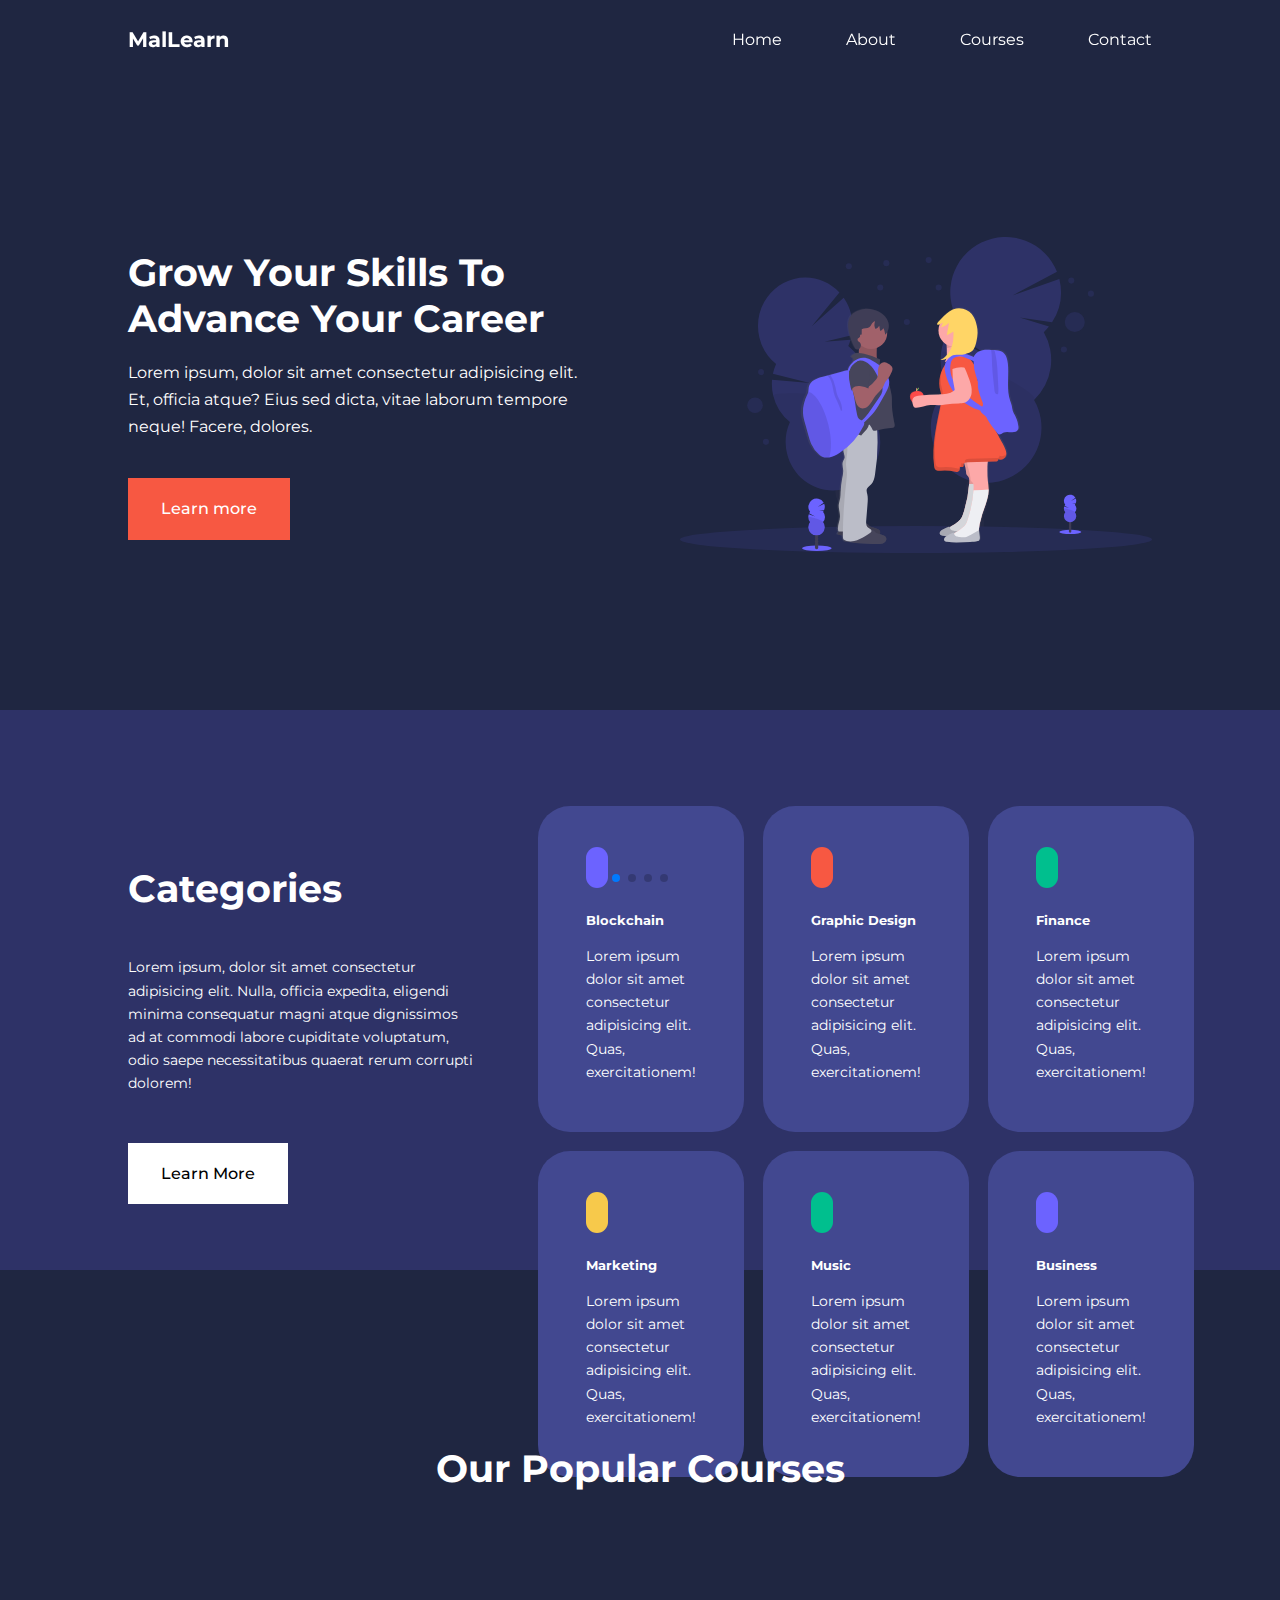
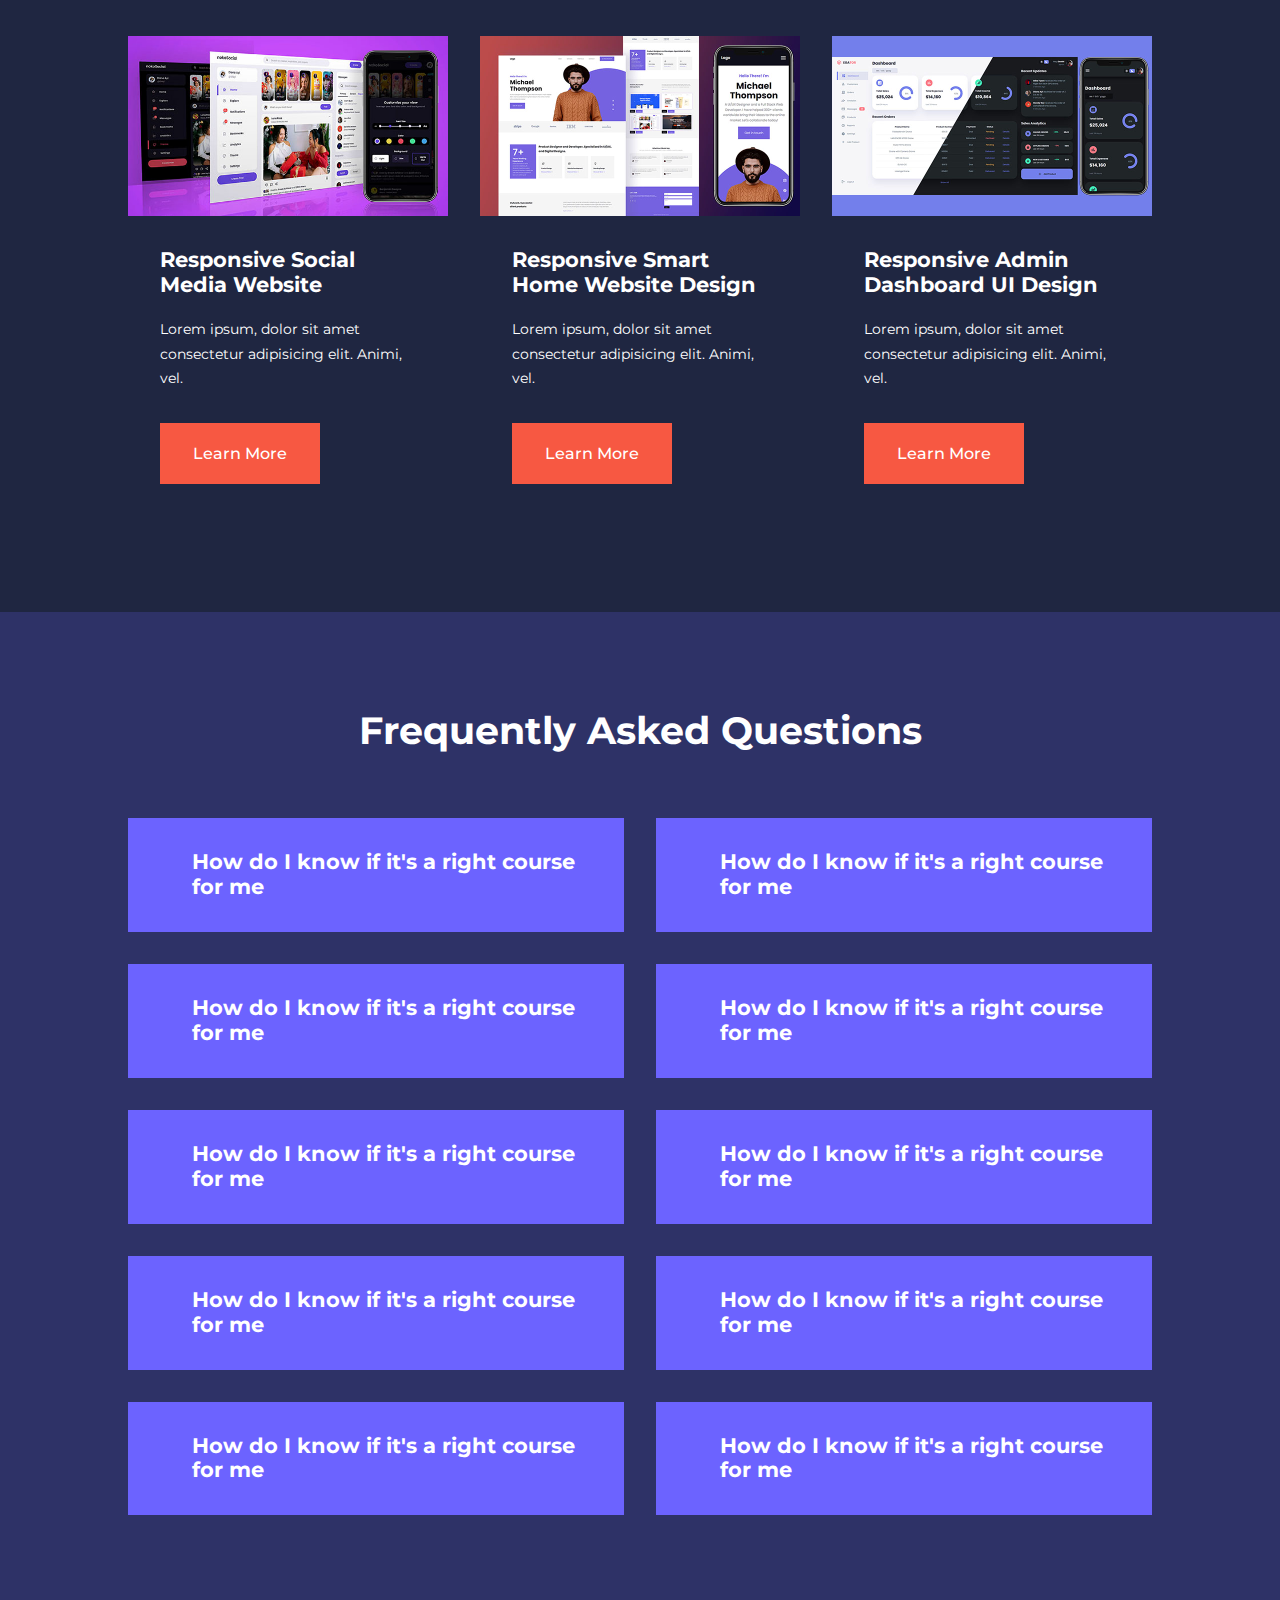
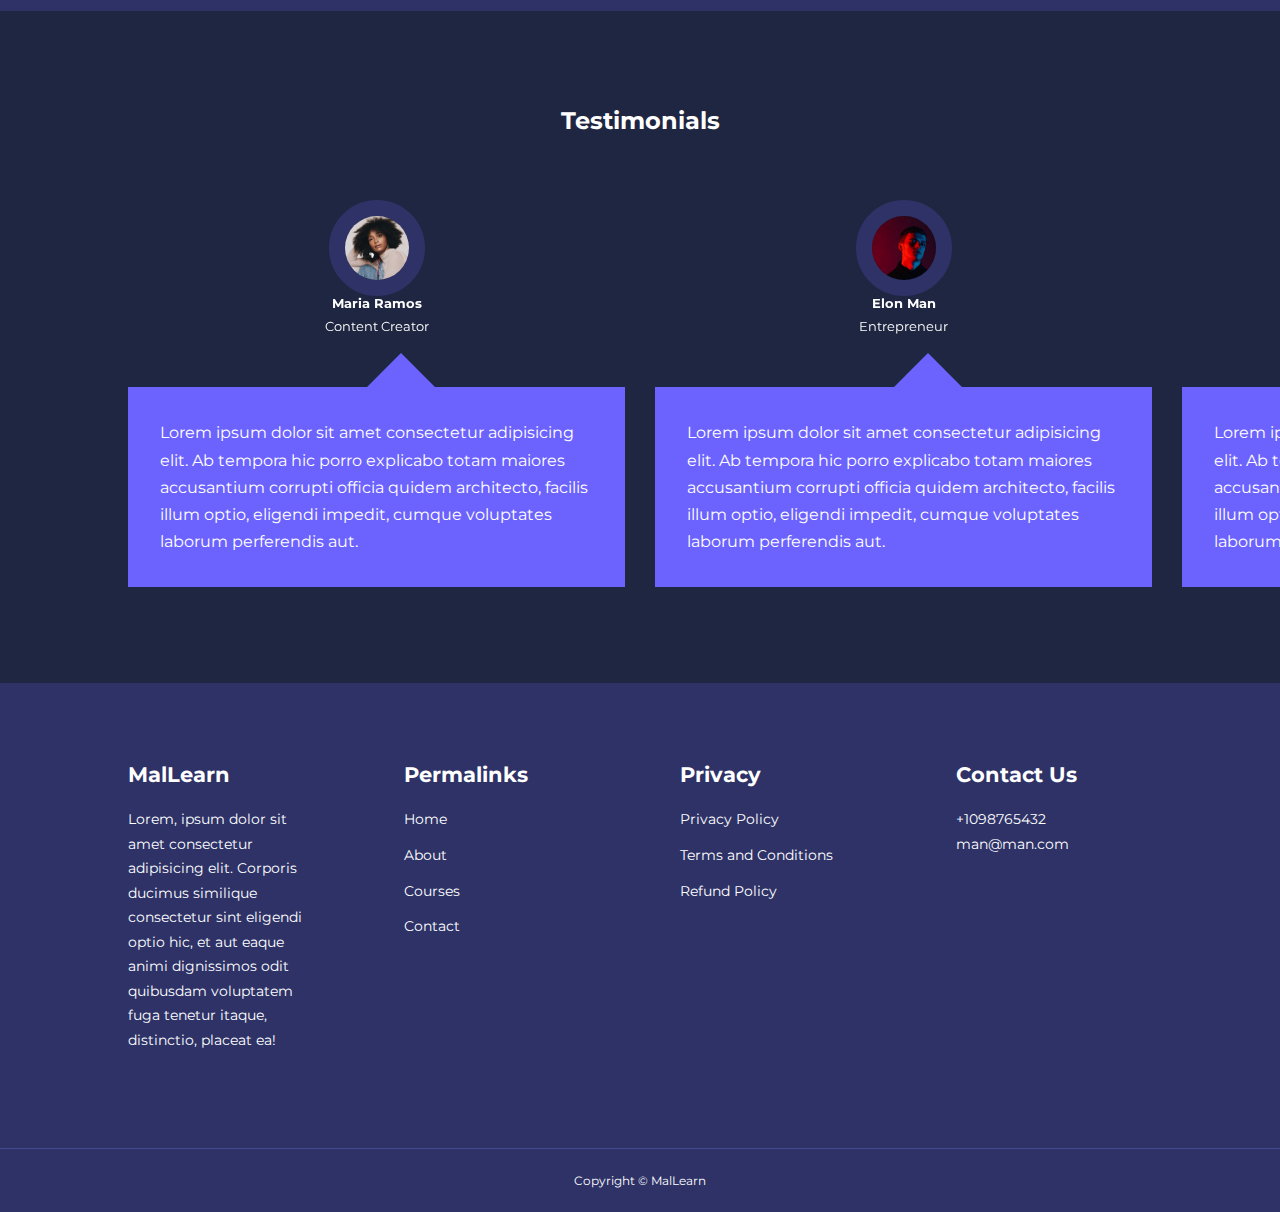
<file: index.html>
<!DOCTYPE html>
<html lang="en">
  <head>
    <meta charset="UTF-8" />
    <meta http-equiv="X-UA-Compatible" content="IE=edge" />
    <meta name="viewport" content="width=device-width, initial-scale=1.0" />
    <title>MalLearn</title>

    <link rel="stylesheet" href="./css/styles.css" />

    <!-- ICONSCOUT CDN -->
    <link
      rel="stylesheet"
      href="https://unicons.iconscout.com/release/v2.1.6/css/unicons.css"
    />

    <!-- GOOGLE FFONT -->
    <link rel="preconnect" href="https://fonts.googleapis.com" />
    <link rel="preconnect" href="https://fonts.gstatic.com" crossorigin />
    <link
      href="https://fonts.googleapis.com/css2?family=Montserrat:wght@500;600;700&display=swap"
      rel="stylesheet"
    />

    <!-- SWIPERJS LIBRARY CDN  -->
    <link
      rel="stylesheet"
      href="https://unpkg.com/swiper@8/swiper-bundle.min.css"
    />
  </head>
  <body>
    <nav>
      <div class="container nav__container">
        <a href="index.html"><h4>MalLearn</h4></a>
        <ul class="nav__menu">
          <li><a href="index.html">Home</a></li>
          <li><a href="about.html">About</a></li>
          <li><a href="courses.html">Courses</a></li>
          <li><a href="contact.html">Contact</a></li>
        </ul>

        <button id="open-menu"><i class="uil uil-bars"></i></button>
        <button id="close-menu"><i class="uil uil-multiply"></i></button>
      </div>
    </nav>

    <!-- HEADER  -->

    <header>
      <div class="container header__container">
        <div class="left">
          <h1>Grow Your Skills To Advance Your Career</h1>
          <p class="para">
            Lorem ipsum, dolor sit amet consectetur adipisicing elit. Et,
            officia atque? Eius sed dicta, vitae laborum tempore neque! Facere,
            dolores.
          </p>

          <a href="courses.html" class="btn btn-primary">Learn more</a>
        </div>
        <div class="right">
          <img src="./images/header.svg" alt="" />
        </div>
      </div>
    </header>

    <!-- CATEGORIES -->

    <section class="categories">
      <div class="container categories__container">
        <div class="categories__left">
          <h1>Categories</h1>
          <p>
            Lorem ipsum, dolor sit amet consectetur adipisicing elit. Nulla,
            officia expedita, eligendi minima consequatur magni atque
            dignissimos ad at commodi labore cupiditate voluptatum, odio saepe
            necessitatibus quaerat rerum corrupti dolorem!
          </p>
          <a href="courses.html" class="btn btn__primary">Learn More</a>
        </div>
        <div class="categories__right">
          <article class="category">
            <span class="categories__icon"
              ><i class="uil uil-bitcoin-circle"></i
            ></span>
            <h5>Blockchain</h5>
            <p>
              Lorem ipsum dolor sit amet consectetur adipisicing elit. Quas,
              exercitationem!
            </p>
          </article>
          <article class="category">
            <span class="categories__icon"
              ><i class="uil uil-palette"></i
            ></span>
            <h5>Graphic Design</h5>
            <p>
              Lorem ipsum dolor sit amet consectetur adipisicing elit. Quas,
              exercitationem!
            </p>
          </article>
          <article class="category">
            <span class="categories__icon"
              ><i class="uil uil-usd-circle"></i
            ></span>
            <h5>Finance</h5>
            <p>
              Lorem ipsum dolor sit amet consectetur adipisicing elit. Quas,
              exercitationem!
            </p>
          </article>
          <article class="category">
            <span class="categories__icon"
              ><i class="uil uil-megaphone"></i
            ></span>
            <h5>Marketing</h5>
            <p>
              Lorem ipsum dolor sit amet consectetur adipisicing elit. Quas,
              exercitationem!
            </p>
          </article>
          <article class="category">
            <span class="categories__icon"><i class="uil uil-music"></i></span>
            <h5>Music</h5>
            <p>
              Lorem ipsum dolor sit amet consectetur adipisicing elit. Quas,
              exercitationem!
            </p>
          </article>
          <article class="category">
            <span class="categories__icon"
              ><i class="uil uil-puzzle-piece"></i
            ></span>
            <h5>Business</h5>
            <p>
              Lorem ipsum dolor sit amet consectetur adipisicing elit. Quas,
              exercitationem!
            </p>
          </article>
        </div>
      </div>
    </section>

    <!-- COURSES  -->

    <section class="courses">
      <h2>Our Popular Courses</h2>
      <div class="container courses__container">
        <article class="courses">
          <div class="course__image">
            <img src="./images/course1.jpg" alt="" />
          </div>
          <div class="course__info">
            <h4>Responsive Social Media Website</h4>
            <p>
              Lorem ipsum, dolor sit amet consectetur adipisicing elit. Animi,
              vel.
            </p>
            <a href="courses.html" class="btn btn-primary">Learn More</a>
          </div>
        </article>
        <article class="courses">
          <div class="course__image">
            <img src="./images/course2.jpg" alt="" />
          </div>
          <div class="course__info">
            <h4>Responsive Smart Home Website Design</h4>
            <p>
              Lorem ipsum, dolor sit amet consectetur adipisicing elit. Animi,
              vel.
            </p>
            <a href="courses.html" class="btn btn-primary">Learn More</a>
          </div>
        </article>
        <article class="courses">
          <div class="course__image">
            <img src="./images/course3.jpg" alt="" />
          </div>
          <div class="course__info">
            <h4>Responsive Admin Dashboard UI Design</h4>
            <p>
              Lorem ipsum, dolor sit amet consectetur adipisicing elit. Animi,
              vel.
            </p>
            <a href="courses.html" class="btn btn-primary">Learn More</a>
          </div>
        </article>
      </div>
    </section>

    <!-- FAQ -->

    <section class="faqs">
      <h2>Frequently Asked Questions</h2>
      <div class="container faqs__container">
        <article class="faq">
          <div class="faq__icon"><i class="uil uil-plus"></i></div>
          <div class="question__answer">
            <h4>How do I know if it's a right course for me</h4>
            <p>
              Lorem ipsum dolor sit amet consectetur adipisicing elit.
              Reiciendis natus numquam odio quis sint repellendus possimus
              voluptatibus atque repellat, quia nesciunt dicta libero, hic
              maxime omnis, maiores quibusdam laudantium quos?
            </p>
          </div>
        </article>
        <article class="faq">
          <div class="faq__icon"><i class="uil uil-plus"></i></div>
          <div class="question__answer">
            <h4>How do I know if it's a right course for me</h4>
            <p>
              Lorem ipsum dolor sit amet consectetur adipisicing elit.
              Reiciendis natus numquam odio quis sint repellendus possimus
              voluptatibus atque repellat, quia nesciunt dicta libero, hic
              maxime omnis, maiores quibusdam laudantium quos?
            </p>
          </div>
        </article>
        <article class="faq">
          <div class="faq__icon"><i class="uil uil-plus"></i></div>
          <div class="question__answer">
            <h4>How do I know if it's a right course for me</h4>
            <p>
              Lorem ipsum dolor sit amet consectetur adipisicing elit.
              Reiciendis natus numquam odio quis sint repellendus possimus
              voluptatibus atque repellat, quia nesciunt dicta libero, hic
              maxime omnis, maiores quibusdam laudantium quos?
            </p>
          </div>
        </article>
        <article class="faq">
          <div class="faq__icon"><i class="uil uil-plus"></i></div>
          <div class="question__answer">
            <h4>How do I know if it's a right course for me</h4>
            <p>
              Lorem ipsum dolor sit amet consectetur adipisicing elit.
              Reiciendis natus numquam odio quis sint repellendus possimus
              voluptatibus atque repellat, quia nesciunt dicta libero, hic
              maxime omnis, maiores quibusdam laudantium quos?
            </p>
          </div>
        </article>
        <article class="faq">
          <div class="faq__icon"><i class="uil uil-plus"></i></div>
          <div class="question__answer">
            <h4>How do I know if it's a right course for me</h4>
            <p>
              Lorem ipsum dolor sit amet consectetur adipisicing elit.
              Reiciendis natus numquam odio quis sint repellendus possimus
              voluptatibus atque repellat, quia nesciunt dicta libero, hic
              maxime omnis, maiores quibusdam laudantium quos?
            </p>
          </div>
        </article>
        <article class="faq">
          <div class="faq__icon"><i class="uil uil-plus"></i></div>
          <div class="question__answer">
            <h4>How do I know if it's a right course for me</h4>
            <p>
              Lorem ipsum dolor sit amet consectetur adipisicing elit.
              Reiciendis natus numquam odio quis sint repellendus possimus
              voluptatibus atque repellat, quia nesciunt dicta libero, hic
              maxime omnis, maiores quibusdam laudantium quos?
            </p>
          </div>
        </article>
        <article class="faq">
          <div class="faq__icon"><i class="uil uil-plus"></i></div>
          <div class="question__answer">
            <h4>How do I know if it's a right course for me</h4>
            <p>
              Lorem ipsum dolor sit amet consectetur adipisicing elit.
              Reiciendis natus numquam odio quis sint repellendus possimus
              voluptatibus atque repellat, quia nesciunt dicta libero, hic
              maxime omnis, maiores quibusdam laudantium quos?
            </p>
          </div>
        </article>
        <article class="faq">
          <div class="faq__icon"><i class="uil uil-plus"></i></div>
          <div class="question__answer">
            <h4>How do I know if it's a right course for me</h4>
            <p>
              Lorem ipsum dolor sit amet consectetur adipisicing elit.
              Reiciendis natus numquam odio quis sint repellendus possimus
              voluptatibus atque repellat, quia nesciunt dicta libero, hic
              maxime omnis, maiores quibusdam laudantium quos?
            </p>
          </div>
        </article>
        <article class="faq">
          <div class="faq__icon"><i class="uil uil-plus"></i></div>
          <div class="question__answer">
            <h4>How do I know if it's a right course for me</h4>
            <p>
              Lorem ipsum dolor sit amet consectetur adipisicing elit.
              Reiciendis natus numquam odio quis sint repellendus possimus
              voluptatibus atque repellat, quia nesciunt dicta libero, hic
              maxime omnis, maiores quibusdam laudantium quos?
            </p>
          </div>
        </article>

        <article class="faq">
          <div class="faq__icon"><i class="uil uil-plus"></i></div>
          <div class="question__answer">
            <h4>How do I know if it's a right course for me</h4>
            <p>
              Lorem ipsum dolor sit amet consectetur adipisicing elit.
              Reiciendis natus numquam odio quis sint repellendus possimus
              voluptatibus atque repellat, quia nesciunt dicta libero, hic
              maxime omnis, maiores quibusdam laudantium quos?
            </p>
          </div>
        </article>
      </div>
    </section>

    <!-- TESSTIMONIALS  -->

    <section class="container testimonials__container mySwiper">
      <h2>Testimonials</h2>
      <div class="swiper-wrapper">
        <article class="testimonial swiper-slide">
          <div class="avatar">
            <img src="./images/avatar1.jpg" alt="" />
          </div>
          <div class="testimonial__info">
            <h5>Maria Ramos</h5>
            <small>Content Creator</small>
          </div>
          <div class="testimonial__body">
            <p>
              Lorem ipsum dolor sit amet consectetur adipisicing elit. Ab
              tempora hic porro explicabo totam maiores accusantium corrupti
              officia quidem architecto, facilis illum optio, eligendi impedit,
              cumque voluptates laborum perferendis aut.
            </p>
          </div>
        </article>
        <article class="testimonial swiper-slide">
          <div class="avatar">
            <img src="./images/avatar2.jpg" alt="" />
          </div>
          <div class="testimonial__info">
            <h5>Elon Man</h5>
            <small>Entrepreneur</small>
          </div>
          <div class="testimonial__body">
            <p>
              Lorem ipsum dolor sit amet consectetur adipisicing elit. Ab
              tempora hic porro explicabo totam maiores accusantium corrupti
              officia quidem architecto, facilis illum optio, eligendi impedit,
              cumque voluptates laborum perferendis aut.
            </p>
          </div>
        </article>
        <article class="testimonial swiper-slide">
          <div class="avatar">
            <img src="./images/avatar3.jpg" alt="" />
          </div>
          <div class="testimonial__info">
            <h5>Harry Sterling</h5>
            <small>Student</small>
          </div>
          <div class="testimonial__body">
            <p>
              Lorem ipsum dolor sit amet consectetur adipisicing elit. Ab
              tempora hic porro explicabo totam maiores accusantium corrupti
              officia quidem architecto, facilis illum optio, eligendi impedit,
              cumque voluptates laborum perferendis aut.
            </p>
          </div>
        </article>
        <article class="testimonial swiper-slide">
          <div class="avatar">
            <img src="./images/avatar4.jpg" alt="" />
          </div>
          <div class="testimonial__info">
            <h5>Hajia Bintu</h5>
            <small>Entrepreneur</small>
          </div>
          <div class="testimonial__body">
            <p>
              Lorem ipsum dolor sit amet consectetur adipisicing elit. Ab
              tempora hic porro explicabo totam maiores accusantium corrupti
              officia quidem architecto, facilis illum optio, eligendi impedit,
              cumque voluptates laborum perferendis aut.
            </p>
          </div>
        </article>
        <article class="testimonial swiper-slide">
          <div class="avatar">
            <img src="./images/avatar5.jpg" alt="" />
          </div>
          <div class="testimonial__info">
            <h5>Raquel Murillo</h5>
            <small>Entrepreneur</small>
          </div>
          <div class="testimonial__body">
            <p>
              Lorem ipsum dolor sit amet consectetur adipisicing elit. Ab
              tempora hic porro explicabo totam maiores accusantium corrupti
              officia quidem architecto, facilis illum optio, eligendi impedit,
              cumque voluptates laborum perferendis aut.
            </p>
          </div>
        </article>
      </div>
      <div class="swiper-pagination"></div>
    </section>

    <!-- Footer  -->
    <footer class="footer">
      <div class="container footer__container">
        <div class="footer__1">
          <a href="index.html" class="footer__logo"><h4>MalLearn</h4></a>
          <p>
            Lorem, ipsum dolor sit amet consectetur adipisicing elit. Corporis
            ducimus similique consectetur sint eligendi optio hic, et aut eaque
            animi dignissimos odit quibusdam voluptatem fuga tenetur itaque,
            distinctio, placeat ea!
          </p>
        </div>

        <div class="footer__2">
          <h4>Permalinks</h4>
          <ul class="permalinks">
            <li><a href="index.html">Home</a></li>
            <li><a href="about.html">About</a></li>
            <li><a href="courses.html">Courses</a></li>
            <li><a href="contact.html">Contact</a></li>
          </ul>
        </div>
        <div class="footer__3">
          <h4>Privacy</h4>
          <ul class="privacy">
            <li><a href="#">Privacy Policy</a></li>
            <li><a href="about.html">Terms and Conditions</a></li>
            <li><a href="courses.html">Refund Policy</a></li>
          </ul>
        </div>
        <div class="footer__4">
          <h4>Contact Us</h4>
          <div>
            <p>+1098765432</p>
            <p>man@man.com</p>
          </div>
          <ul class="footer__socials">
            <li>
              <a href="#"><i class="uil uil-facebook"></i></a>
            </li>
            <li>
              <a href="#"><i class="uil uil-linkedin-alt"></i></a>
            </li>
            <li>
              <a href="#"><i class="uil uil-instagram-alt"></i></a>
            </li>
            <li>
              <a href="#"><i class="uil uil-twitter"></i></a>
            </li>
          </ul>
        </div>
      </div>
      <div class="footer__copyright">
        <small>Copyright &copy; MalLearn</small>
      </div>
    </footer>
    <script src="https://unpkg.com/swiper@8/swiper-bundle.min.js"></script>
    <script src="script.js"></script>
    <script>
      var swiper = new Swiper(".mySwiper", {
        slidesPerView: 1,
        spaceBetween: 30,
        pagination: {
          el: ".swiper-pagination",
          clickable: true,
        },
        breakpoints: {
          600: {
            slidesPerView: 2,
          },
        },
      });
    </script>
  </body>
</html>
</file>
<file: css/styles.css>
* {
  margin: 0;
  padding: 0;
  box-sizing: border-box;
  outline: 0;
  text-decoration: none;
  list-style: none;
}

:root {
  --color-primary: #6c63ff;
  --color-success: #00bf8e;
  --color-warning: #f7c94b;
  --color-danger: #f75842;
  --color-danger-variant: rgba(247, 88, 66, 0.4);
  --color-white: #fff;
  --color-light: rgba(255, 255, 255, 0.7);
  --color-black: #000;
  --color-bg: #1f2641;
  --color-bg1: #2e3267;
  --color-bg2: #424890;

  --container-width-lg: 80%;
  --container-width-md: 90%;
  --container-width-sm: 94%;

  --transition: all 400ms ease;
}

body {
  font-family: "Montserrat", sans-serif;
  line-height: 1.7;
  color: var(--color-white);
  background: var(--color-bg);
}

.container {
  width: var(--container-width-lg);
  margin: 0 auto;
}

section {
  padding: 6rem 0;
}

section h2 {
  text-align: center;
  margin-bottom: 4rem;
}

a {
  color: var(--color-white);
}

h1,
h2,
h3,
h4,
h5,
h6 {
  line-height: 1.2;
}

h1 {
  font-size: 2.4rem;
}

h2 {
  font-size: 2;
}

h3 {
  font-size: 1.6rem;
}

h4 {
  font-size: 1.3rem;
}

img {
  width: 100%;
  display: block;
  object-fit: cover;
}

.btn {
  display: inline-block;
  background: var(--color-white);
  color: var(--color-black);
  padding: 1rem 2rem;
  border: 1px solid transparent;
  font-weight: 500;
  transition: var(--transition);
}

.btn:hover {
  background: transparent;
  color: var(--color-white);
  border-color: var(--color-white);
}

.btn-primary {
  background: var(--color-danger);
  color: var(--color-white);
}

.nav__menu .active {
  color: var(--color-bg);
}

/* WINDOW SCROLL  */
.window-scroll {
  background: var(--color-primary);
  box-shadow: 0 1rem 2rem rgba(0, 0, 0, 0.2);
}

/* NAVBAR */

nav {
  background: transparent;
  width: 100vw;
  height: 5rem;
  position: fixed;
  z-index: 11;
  top: 0;
  transition: all 1.5s ease;
}

.nav__container {
  height: 100%;
  display: flex;
  justify-content: space-between;
  align-items: center;
}

.nav__menu {
  display: flex;
  gap: 4rem;
}

.nav__menu a:hover {
  color: var(--color-bg2);
  transition: var(--transition);
}

nav button {
  display: none;
}

/* HEADER  */

header {
  height: 70vh;
  position: relative;
  top: 5rem;
  overflow: hidden;
  margin-bottom: 5rem;
}

.header__container {
  display: grid;
  grid-template-columns: repeat(2, 1fr);
  align-items: center;
  height: 100%;
  gap: 5rem;
}

.left p {
  margin: 1rem 0 2.4rem;
}

.categories {
  background: var(--color-bg1);
  height: 35rem;
}

.categories__left {
  margin: 4rem;
  margin-left: 0;
}
.categories__left h1 {
  margin-bottom: 3rem;
  line-height: 1;
}

.categories__container {
  display: grid;
  grid-template-columns: 40% 60%;
}

.categories__left p {
  margin-bottom: 3rem;
}

.categories__right {
  display: grid;
  grid-template-columns: repeat(3, 1fr);
  gap: 1.2rem;
}

.category {
  padding: 3rem;
  background: var(--color-bg2);
  border-radius: 2rem;
  transition: var(--transition);
}

.category:nth-child(2) .categories__icon {
  background-color: var(--color-danger);
}
.category:nth-child(3) .categories__icon {
  background-color: var(--color-success);
}
.category:nth-child(4) .categories__icon {
  background-color: var(--color-warning);
}
.category:nth-child(5) .categories__icon {
  background-color: var(--color-success);
}

.category:hover {
  box-shadow: 0 3rem 3rem rgba(0, 0, 0, 0.4);
  z-index: 1;
}

.categories__icon {
  padding: 0.7rem;
  background: var(--color-primary);
  border-radius: 0.9rem;
  margin-bottom: 4rem;
}

.categories h5 {
  margin: 2rem 0 1rem;
}

.categories p {
  font-size: 0.85rem;
}

/* COURSES  */

.courses {
  margin-top: 5rem;
}
.course {
  background-color: var(--color-bg1);
  text-align: center;
  border-color: 1px solid transparent;
  transition: var(--transition);
}

.courses__container {
  display: grid;
  grid-template-columns: repeat(3, 1fr);
  gap: 2rem;
}

.courses h2 {
  font-size: 2.4rem;
}

.course__info {
  padding: 2rem;
}

.course__info p {
  padding: 1.2rem 0 2rem;
  font-size: 0.9rem;
}

/* FAQ  */

.faqs {
  background: var(--color-bg1);
}

.faqs__container {
  display: grid;
  grid-template-columns: 1fr 1fr;
  gap: 2rem;
}
.faq {
  display: flex;
  gap: 2rem;
  padding: 2rem;
  align-items: center;
  background-color: var(--color-primary);
  cursor: pointer;
}

.question__answer p {
  display: none;
  padding-top: 1.5rem;
}

.faq.open p {
  display: block;
}

.faqs h2 {
  text-align: center;
  font-size: 2.4rem;
}

/* TESTIMONIALS  */
.testimonial {
  position: relative;
}

.testimonial__container {
  overflow-x: hidden;
  position: relative;
  margin-bottom: 5rem;
}
.testimonials h2 {
  font-size: 2.4rem;
}

.avatar {
  width: 6rem;
  height: 6rem;
  border-radius: 50%;
  border: 1rem solid var(--color-bg1);
  margin: 0 auto;
  overflow: hidden;
}

.testimonial__info {
  text-align: center;
}

.testimonial__body {
  padding: 2rem;
  background-color: var(--color-primary);
  margin-top: 3rem;
  position: relative;
}

.testimonial__body::before {
  content: "";
  position: absolute;
  display: block;
  background-color: var(--color-primary);
  width: 3rem;
  height: 3rem;
  left: 50%;
  top: -1.5rem;
  transform: rotate(45deg);
}

/* FOOTER  */

footer {
  background: var(--color-bg1);
  padding-top: 5rem;
  font-size: 0.9rem;
}

.footer__container {
  display: grid;
  grid-template-columns: repeat(4, 1fr);
  gap: 5rem;
}

.footer__container > div h4 {
  margin-bottom: 1.2rem;
}

.footer__1 p {
  margin: 0 0 2rem;
}

footer ul li {
  margin-bottom: 00.7rem;
}

footer ul li:hover {
  text-decoration: underline;
}

.footer__socials {
  display: flex;
  gap: 1rem;
  font-size: 1.2rem;
  margin: 2rem;
}

.footer__copyright {
  text-align: center;
  margin-top: 4rem;
  padding: 1.2rem 0;
  border-top: 1px solid var(--color-bg2);
}
</file>
